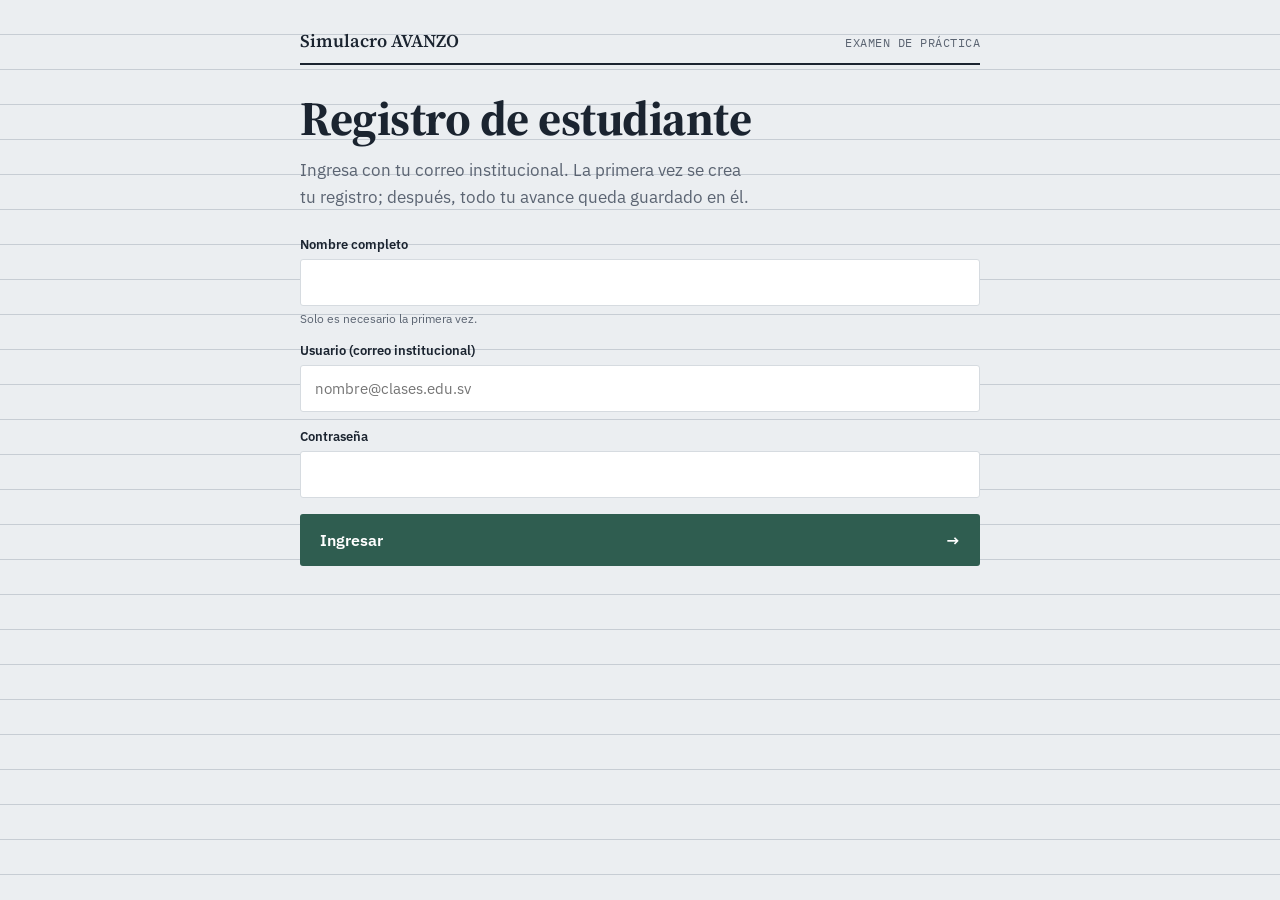
<file: index.html>
<!DOCTYPE html>
<html lang="es">
<head>
<meta charset="UTF-8">
<meta name="viewport" content="width=device-width, initial-scale=1.0">
<title>Simulacro AVANZO</title>
<link rel="preconnect" href="https://fonts.googleapis.com">
<link rel="preconnect" href="https://fonts.gstatic.com" crossorigin>
<link href="https://fonts.googleapis.com/css2?family=Source+Serif+4:opsz,wght@8..60,400;8..60,600;8..60,700&family=IBM+Plex+Sans:wght@400;500;600;700&family=IBM+Plex+Mono:wght@500;600&display=swap" rel="stylesheet">
<link rel="stylesheet" href="styles.css">
</head>
<body>
<div class="wrap">

  <div class="booklet-head">
    <div class="brand">Simulacro AVANZO</div>
    <div class="tag" id="head-tag">EXAMEN DE PRÁCTICA</div>
  </div>

  <!-- ============ LOGIN / REGISTRO ============ -->
  <section class="screen active" id="screen-login">
    <div class="home-hero">
      <h1>Registro de estudiante</h1>
      <p>Ingresa con tu correo institucional. La primera vez se crea tu registro; después, todo tu avance queda guardado en él.</p>
    </div>
    <form class="login-form" id="login-form" autocomplete="off" novalidate>
      <div class="field">
        <label for="f-name">Nombre completo</label>
        <input id="f-name" type="text" autocomplete="name">
        <div class="hint">Solo es necesario la primera vez.</div>
      </div>
      <div class="field">
        <label for="f-email">Usuario (correo institucional)</label>
        <input id="f-email" type="email" placeholder="nombre@clases.edu.sv" autocomplete="username" autocapitalize="none">
      </div>
      <div class="field">
        <label for="f-pass">Contraseña</label>
        <input id="f-pass" type="password" autocomplete="current-password">
      </div>
      <div class="form-error" id="login-error" role="alert"></div>
      <button class="start-btn" type="submit"><span>Ingresar</span><span>&rarr;</span></button>
    </form>
  </section>

  <!-- ============ HOME ============ -->
  <section class="screen" id="screen-home">
    <div class="home-hero">
      <h1>Practica como si fuera el día real.</h1>
      <p>Cuatro exámenes cronometrados, uno por cada área de la prueba AVANZO. Cada examen se puede presentar una sola vez.</p>
    </div>

    <div class="stat-row" id="stat-row"></div>

    <div class="exam-list" id="exam-list"></div>

    <button class="retry-btn" id="btn-csv" type="button">Descargar mi registro (.csv)</button>
    <div class="fineprint">Tus respuestas se guardan automáticamente. Si sales de la pestaña durante un examen, se cierra y no podrás reiniciarlo.</div>
  </section>

  <!-- ============ INSTRUCCIONES ============ -->
  <section class="screen" id="screen-brief">
    <div class="home-hero">
      <h1 id="brief-title">Examen</h1>
      <p id="brief-meta"></p>
    </div>
    <ul class="rules">
      <li>El tiempo corre en cuanto presionas <strong>Comenzar</strong>.</li>
      <li>Tus respuestas se guardan automáticamente en tu registro.</li>
      <li>Solo tienes <strong>un intento</strong> por examen.</li>
      <li class="warn">Si cambias de pestaña, minimizas o sales de la ventana, el examen se cierra y NO podrás volver a iniciarlo.</li>
    </ul>
    <button class="start-btn" id="btn-brief-go" type="button"><span>Comenzar</span><span>&rarr;</span></button>
    <button class="retry-btn btn-gap" id="btn-brief-back" type="button">Volver</button>
  </section>

  <!-- ============ EXAM ============ -->
  <section class="screen" id="screen-exam">
    <div class="exam-top">
      <div class="exam-meta">
        <span class="area-chip" id="exam-area-chip">Lenguaje</span>
        <span class="timer" id="exam-timer">45:00</span>
      </div>
      <div class="progress-track"><div class="progress-fill" id="progress-fill"></div></div>
      <div class="progress-label" id="progress-label">Pregunta 1 de 30</div>
    </div>

    <div class="q-card">
      <div class="q-number" id="q-number">PREGUNTA 01</div>
      <div id="q-context"></div>
      <div id="q-visual"></div>
      <div class="q-text" id="q-text"></div>
      <div id="q-options"></div>
    </div>

    <div class="nav-row">
      <button class="nav-btn ghost" id="btn-prev">Anterior</button>
      <button class="nav-btn primary" id="btn-next">Siguiente</button>
    </div>
  </section>

  <!-- ============ EXAMEN CERRADO ============ -->
  <section class="screen" id="screen-void">
    <div class="home-hero"><h1>Examen cerrado</h1></div>
    <div class="void-box" id="void-text"></div>
    <button class="retry-btn" id="btn-void-home" type="button">Volver al inicio</button>
  </section>

  <!-- ============ RESULTS ============ -->
  <section class="screen" id="screen-results">
    <div class="score-block">
      <div class="res-area" id="res-area"></div>
      <div class="score-big" id="score-big">0%</div>
      <div class="score-sub" id="score-sub">0 de 0 correctas</div>
    </div>

    <div class="area-bars" id="area-bars"></div>

    <div class="review-title">REVISIÓN DE PREGUNTAS FALLADAS</div>
    <div id="review-list"></div>

    <button class="retry-btn" id="btn-retry" type="button">Volver al inicio</button>
  </section>

</div>

<script src="script.js"></script>
</body>
</html>
</file>
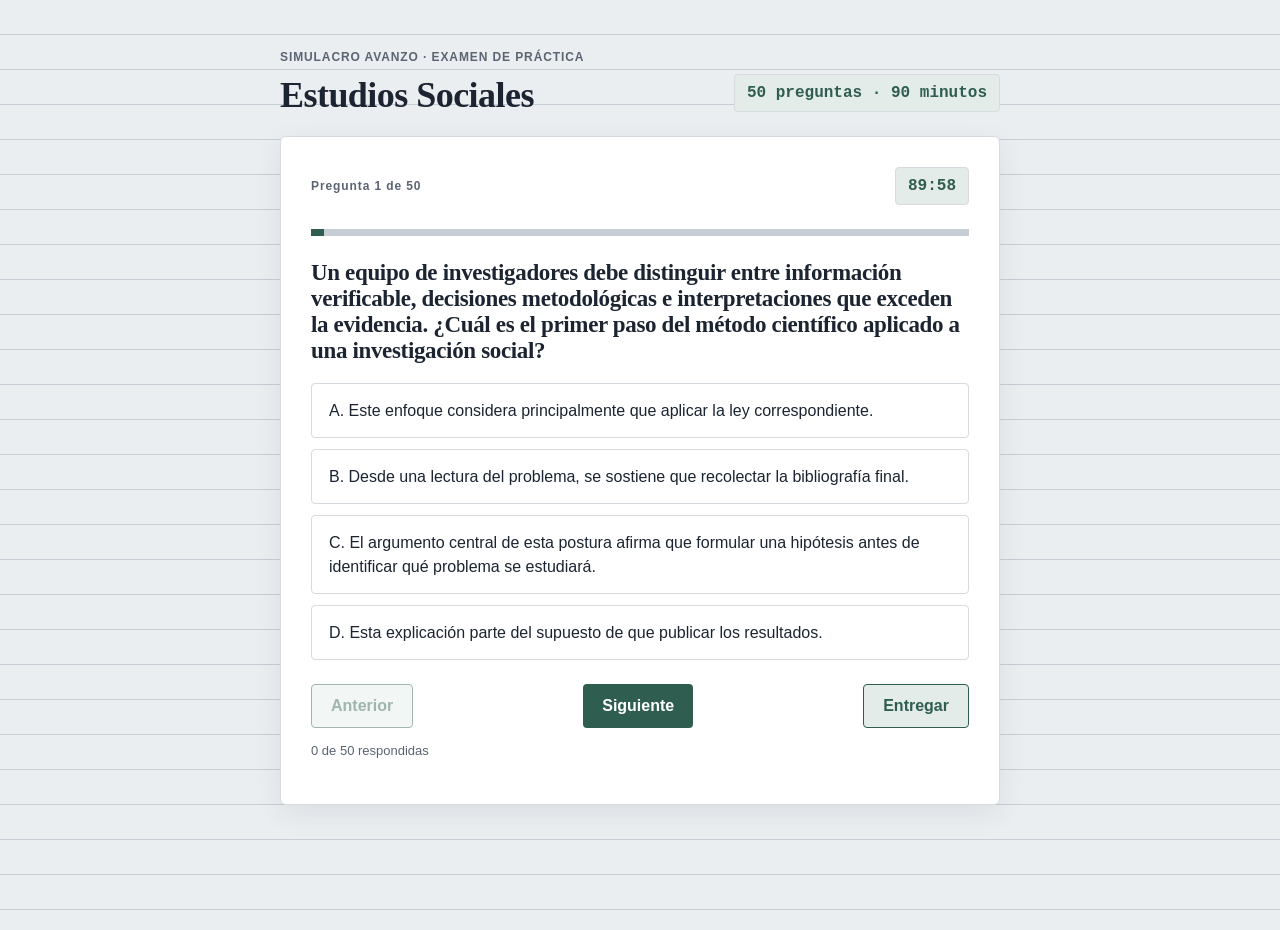
<file: sociales-especial/index.html>
<!DOCTYPE html>
<html lang="es"><head><meta charset="utf-8"/><meta content="width=device-width,initial-scale=1" name="viewport"/><title>Simulacro AVANZO | Estudios Sociales</title><style>
:root{color-scheme:light;--paper:#EBEEF1;--paper-line:#C7CDD4;--card:#FFFFFF;--ink:#1B2430;--ink-soft:#5B6472;--accent:#2F5D50;--accent-soft:#E4ECE9;--border:#D6DBE0;--gold:#B8862E;--shadow:rgba(27,36,48,.08)}
*{box-sizing:border-box}body{margin:0;min-height:100vh;color:var(--ink);font:16px 'IBM Plex Sans',Segoe UI,Arial,sans-serif;background:repeating-linear-gradient(to bottom,var(--paper) 0,var(--paper) 34px,var(--paper-line) 34px,var(--paper-line) 35px)}
.box{max-width:760px;margin:30px auto;padding:20px}.eyebrow{font-size:12px;letter-spacing:.075em;font-weight:700;color:var(--ink-soft)}h1,h2{font-family:'Source Serif 4',Georgia,serif;letter-spacing:-.015em}h1{font-size:clamp(26px,4vw,36px);margin:10px 0 20px}h2{font-size:23px}.card{border:1px solid var(--border);background:var(--card);padding:30px;border-radius:6px;box-shadow:0 8px 28px var(--shadow)}.top{display:flex;justify-content:space-between;align-items:center;gap:15px;flex-wrap:wrap}.pill{border:1px solid var(--border);border-radius:4px;background:var(--accent-soft);padding:9px 12px;color:var(--accent);font-weight:600;font-family:Consolas,monospace}.progress{height:7px;background:var(--paper-line);margin:24px 0;overflow:hidden}.bar{width:0;height:100%;background:var(--accent);transition:width .2s}button{cursor:pointer;font:inherit}.option{display:block;width:100%;margin:11px 0;padding:15px 17px;border:1px solid var(--border);background:#fff;text-align:left;border-radius:4px;color:var(--ink);line-height:1.45}.option:hover,.option.selected{background:var(--accent-soft);border-color:var(--accent)}.option.selected{box-shadow:inset 4px 0 var(--accent)}.actions{display:flex;justify-content:space-between;flex-wrap:wrap;gap:9px;margin-top:24px}.btn{border:0;background:var(--accent);color:white;border-radius:4px;padding:12px 19px;font-weight:700}.btn.secondary{background:var(--accent-soft);color:var(--accent);border:1px solid var(--accent)}.btn:disabled{opacity:.45;cursor:default}.muted{font-size:13px;color:var(--ink-soft);line-height:1.5}.hide{display:none}.score{font-size:44px;color:var(--accent);font-weight:700}p{line-height:1.6}
@media(prefers-color-scheme:dark){:root{color-scheme:dark;--paper:#14181D;--paper-line:#262E36;--card:#1B2128;--ink:#E8ECEF;--ink-soft:#9AA5AF;--accent:#6FBBA0;--accent-soft:#1E2C29;--border:#2A323A;--shadow:rgba(0,0,0,.35)}.option{background:#1B2128;color:var(--ink)}}
</style></head><body><main class="box"><div class="top"><div><div class="eyebrow">SIMULACRO AVANZO · EXAMEN DE PRÁCTICA</div><h1>Estudios Sociales</h1></div><span class="pill">50 preguntas · 90 minutos</span></div><section class="card" id="exam"><div class="top"><div class="eyebrow" id="count"></div><div class="pill" id="clock">90:00</div></div><div class="progress"><div class="bar" id="bar"></div></div><h2 id="question"></h2><div id="options"></div><div class="actions"><button class="btn secondary" id="prev">Anterior</button><button class="btn" id="next">Siguiente</button><button class="btn secondary" id="finish">Entregar</button></div><p class="muted" id="answered"></p></section><section class="card hide" id="result"><h2>Resultado</h2><div class="score" id="score"></div><p id="detail"></p><p class="muted">Este es un ejercicio de distractores intencionalmente incorrectos. No representa una calificación oficial de AVANZO.</p><button class="btn" id="restart">Realizar de nuevo</button></section></main><script>
const QUESTIONS=[{"q":"Un equipo de investigadores debe distinguir entre información verificable, decisiones metodológicas e interpretaciones que exceden la evidencia. ¿Cuál es el primer paso del método científico aplicado a una investigación social?","options":["Este enfoque considera principalmente que aplicar la ley correspondiente.","Desde una lectura del problema, se sostiene que recolectar la bibliografía final.","El argumento central de esta postura afirma que formular una hipótesis antes de identificar qué problema se estudiará.","Esta explicación parte del supuesto de que publicar los resultados."],"correct":null,"origin":"fuente-sociales"},{"q":"En un análisis de ciencias sociales se deben relacionar conceptos, evidencias, procesos históricos y consecuencias, evitando generalizaciones simplistas. Un establecimiento vende productos sin emitir facturas. ¿Qué consecuencia puede tener esta práctica para El Salvador?","options":["Este enfoque considera principalmente que reduce el dinero disponible para financiar servicios y obras públicas.","Desde una lectura del problema, se sostiene que aumenta automáticamente los ingresos tributarios del Estado.","El argumento central de esta postura afirma que garantiza que todos los negocios paguen más impuestos.","Esta explicación parte del supuesto de que elimina la necesidad de presupuestos nacionales."],"correct":0,"origin":"adaptacion-item-liberado-AVANZO-2022"},{"q":"Un equipo de investigadores debe distinguir entre información verificable, decisiones metodológicas e interpretaciones que exceden la evidencia. Un investigador social entrevista a 50 personas sobre sus hábitos de consumo. ¿Qué técnica de investigación está utilizando principalmente?","options":["Este enfoque considera principalmente que la observación documental.","Desde una lectura del problema, se sostiene que el experimento de laboratorio.","El argumento central de esta postura afirma que aplicar un cuestionario anónimo sin hacer preguntas de seguimiento.","Esta explicación parte del supuesto de que el censo nacional."],"correct":null,"origin":"fuente-sociales"},{"q":"Un grupo académico estudia las relaciones entre las decisiones económicas, la distribución de recursos y la transformación de las condiciones de vida. En El Salvador, la expansión del modelo agroexportador del café favoreció a ciertos propietarios. ¿Qué consecuencia económica y social se relaciona con este proceso?","options":["Este enfoque considera principalmente que la distribución totalmente igualitaria de la tierra.","Desde una lectura del problema, se sostiene que la desaparición de las diferencias entre clases sociales.","El argumento central de esta postura afirma que la concentración de tierras y riqueza en grupos reducidos.","Esta explicación parte del supuesto de que la eliminación de la actividad agrícola como fuente de ingresos."],"correct":2,"origin":"adaptacion-item-liberado-AVANZO-2022"},{"q":"Un equipo de investigadores debe distinguir entre información verificable, decisiones metodológicas e interpretaciones que exceden la evidencia. ¿Qué caracteriza a un análisis objetivo de la realidad social?","options":["Este enfoque considera principalmente que ignorar las fuentes de información.","Desde una lectura del problema, se sostiene que seleccionar únicamente los datos que confirman la opinión del investigador.","El argumento central de esta postura afirma que basarse únicamente en la opinión del investigador.","Esta explicación parte del supuesto de que repetir lo que otros han dicho sin verificar."],"correct":null,"origin":"fuente-sociales"},{"q":"Una investigación interdisciplinaria analiza las oportunidades y los riesgos de la transformación tecnológica en el empleo y la vida cotidiana. Si una investigación concluye que “el 70% de los jóvenes encuestados usa redes sociales más de 4 horas al día”, este dato representa:","options":["Este enfoque considera principalmente que un mito popular sin sustento.","Desde una lectura del problema, se sostiene que una opinión personal del investigador.","El argumento central de esta postura afirma que una ley aprobada por el Estado.","Esta explicación parte del supuesto de que una predicción causal demostrada sobre todos los jóvenes del país."],"correct":null,"origin":"fuente-sociales"},{"q":"Una investigación interdisciplinaria analiza las oportunidades y los riesgos de la transformación tecnológica en el empleo y la vida cotidiana. El avance de las tecnologías digitales transformó la demanda de trabajadores. ¿Qué explica mejor la creación de nuevas carreras vinculadas a informática y software?","options":["Este enfoque considera principalmente que la sociedad dejó de necesitar conocimientos técnicos.","Desde una lectura del problema, se sostiene que el mercado laboral necesita habilidades para desarrollar y gestionar tecnologías.","El argumento central de esta postura afirma que las empresas dejaron de utilizar información digital.","Esta explicación parte del supuesto de que todas las ocupaciones tradicionales fueron sustituidas por robots."],"correct":1,"origin":"adaptacion-item-liberado-AVANZO-2022"},{"q":"Un equipo de investigadores debe distinguir entre información verificable, decisiones metodológicas e interpretaciones que exceden la evidencia. ¿Cuál de las siguientes es una técnica de investigación social?","options":["Este enfoque considera principalmente que la ecuación cuadrática.","Desde una lectura del problema, se sostiene que la consulta exclusiva de artículos de opinión como evidencia definitiva.","El argumento central de esta postura afirma que la fotosíntesis.","Esta explicación parte del supuesto de que la titulación química."],"correct":null,"origin":"fuente-sociales"},{"q":"Al comparar las tensiones geopolíticas y las posiciones ideológicas de la segunda mitad del siglo XX, analiza sus causas y consecuencias. ¿Qué efecto político tuvo la construcción del Muro de Berlín durante la Guerra Fría?","options":["Este enfoque considera principalmente que unificó políticamente a Alemania de inmediato.","Desde una lectura del problema, se sostiene que eliminó las diferencias entre sistemas políticos europeos.","El argumento central de esta postura afirma que consolidó la división de Berlín y simbolizó la separación entre bloques ideológicos.","Esta explicación parte del supuesto de que terminó oficialmente la Guerra Fría en 1961."],"correct":2,"origin":"adaptacion-ejemplo-oficial-AVANZO-2024"},{"q":"Un equipo de investigadores debe distinguir entre información verificable, decisiones metodológicas e interpretaciones que exceden la evidencia. Al interpretar los resultados de una investigación social, es importante:","options":["Este enfoque considera principalmente que cambiar los datos si no gustan al investigador.","Desde una lectura del problema, se sostiene que ignorar el contexto y solo mirar los números.","El argumento central de esta postura afirma que interpretar los resultados priorizando los casos más llamativos.","Esta explicación parte del supuesto de que evitar comparar los resultados con otros estudios."],"correct":null,"origin":"fuente-sociales"},{"q":"Un equipo de investigadores debe distinguir entre información verificable, decisiones metodológicas e interpretaciones que exceden la evidencia. La observación como método de investigación social consiste en:","options":["Este enfoque considera principalmente que analizar únicamente documentos históricos.","Desde una lectura del problema, se sostiene que registrar únicamente los comportamientos que el investigador esperaba ver.","El argumento central de esta postura afirma que preguntar directamente a las personas mediante un cuestionario.","Esta explicación parte del supuesto de que realizar experimentos controlados en laboratorio."],"correct":null,"origin":"fuente-sociales"},{"q":"Una comunidad analiza la relación entre las instituciones públicas, las garantías constitucionales y la participación de la ciudadanía. ¿Qué proceso histórico explica el surgimiento de la rivalidad entre Estados Unidos y la Unión Soviética después de la Segunda Guerra Mundial?","options":["Este enfoque considera principalmente que la formación de una alianza política permanente entre ambos.","Desde una lectura del problema, se sostiene que la competencia por la influencia mundial entre modelos políticos y económicos distintos.","El argumento central de esta postura afirma que la creación de un solo gobierno mundial compartido.","Esta explicación parte del supuesto de que la disolución inmediata de ambas potencias."],"correct":1,"origin":"adaptacion-ejemplo-oficial-AVANZO-2024"},{"q":"Un equipo de investigadores debe distinguir entre información verificable, decisiones metodológicas e interpretaciones que exceden la evidencia. ¿Por qué es importante que una muestra de investigación sea representativa?","options":["Este enfoque considera principalmente que porque garantiza que todos estén de acuerdo con el investigador.","Desde una lectura del problema, se sostiene que porque elimina completamente el margen de error estadístico.","El argumento central de esta postura afirma que porque hace la investigación más rápida sin importar la calidad.","Esta explicación parte del supuesto de que porque evita tener que analizar los datos."],"correct":null,"origin":"fuente-sociales"},{"q":"Un equipo de investigadores debe distinguir entre información verificable, decisiones metodológicas e interpretaciones que exceden la evidencia. ¿Qué es una fuente primaria en una investigación histórica?","options":["Este enfoque considera principalmente que una novela histórica contemporánea.","Desde una lectura del problema, se sostiene que un resumen escolar redactado décadas después.","El argumento central de esta postura afirma que un documento producido en la época estudiada.","Esta explicación parte del supuesto de que una opinión sin evidencia."],"correct":2,"origin":"ampliacion"},{"q":"Un equipo de investigadores debe distinguir entre información verificable, decisiones metodológicas e interpretaciones que exceden la evidencia. Un texto que presenta datos, gráficos y conclusiones basadas en un estudio sobre un problema social es un ejemplo de:","options":["Este enfoque considera principalmente que un testimonio individual que sustituye a todos los datos recopilados.","Desde una lectura del problema, se sostiene que un decreto legislativo.","El argumento central de esta postura afirma que un poema.","Esta explicación parte del supuesto de que un cuento."],"correct":null,"origin":"fuente-sociales"},{"q":"Un equipo de investigadores debe distinguir entre información verificable, decisiones metodológicas e interpretaciones que exceden la evidencia. ¿Qué diferencia principal existe entre un dato y una opinión dentro de una investigación social?","options":["Este enfoque considera principalmente que los datos representan siempre una interpretación personal del investigador.","Desde una lectura del problema, se sostiene que no existe ninguna diferencia entre ambos.","El argumento central de esta postura afirma que la opinión se puede medir con precisión y el dato no.","Esta explicación parte del supuesto de que el dato siempre es falso y la opinión siempre es verdadera."],"correct":null,"origin":"fuente-sociales"},{"q":"Una comunidad analiza la relación entre las instituciones públicas, las garantías constitucionales y la participación de la ciudadanía. ¿Qué característica distingue a una democracia representativa?","options":["Este enfoque considera principalmente que las leyes son decididas solo por empresas.","Desde una lectura del problema, se sostiene que se suprimen todas las elecciones.","El argumento central de esta postura afirma que una persona gobierna por herencia vitalicia.","Esta explicación parte del supuesto de que la ciudadanía elige representantes mediante elecciones."],"correct":3,"origin":"ampliacion"},{"q":"Al examinar la historia contemporánea de El Salvador, se contrastan decisiones políticas, actores sociales y sus efectos institucionales. ¿En qué año se firmaron los Acuerdos de Paz de Chapultepec que pusieron fin al conflicto armado en El Salvador?","options":["Este enfoque considera principalmente que en 1991, al concluir la última ronda de negociaciones.","Desde una lectura del problema, se sostiene que 2001.","El argumento central de esta postura afirma que 1979.","Esta explicación parte del supuesto de que 1989."],"correct":null,"origin":"fuente-sociales"},{"q":"Al examinar la historia contemporánea de El Salvador, se contrastan decisiones políticas, actores sociales y sus efectos institucionales. ¿Qué organismo internacional fue creado en 1945 para promover la paz y cooperación?","options":["Este enfoque considera principalmente que organización Mundial del Comercio.","Desde una lectura del problema, se sostiene que organización de las Naciones Unidas.","El argumento central de esta postura afirma que mercado Común Centroamericano.","Esta explicación parte del supuesto de que unión Europea."],"correct":1,"origin":"ampliacion"},{"q":"Un grupo académico estudia las relaciones entre las decisiones económicas, la distribución de recursos y la transformación de las condiciones de vida. ¿Qué caracteriza a un modelo económico de libre mercado?","options":["Este enfoque considera principalmente que no existe el comercio internacional.","Desde una lectura del problema, se sostiene que el Estado fija todos los precios y salarios.","El argumento central de esta postura afirma que la producción es planificada completamente por el gobierno.","Esta explicación parte del supuesto de que la fijación centralizada de todos los precios por el Estado."],"correct":null,"origin":"fuente-sociales"},{"q":"Al comparar las tensiones geopolíticas y las posiciones ideológicas de la segunda mitad del siglo XX, analiza sus causas y consecuencias. La Guerra Fría, uno de los principales conflictos ideológicos del siglo XX, enfrentó principalmente a:","options":["Este enfoque considera principalmente que china y Japón por recursos naturales.","Desde una lectura del problema, se sostiene que estados Unidos y China como los dos bloques enfrentados desde 1945.","El argumento central de esta postura afirma que inglaterra y Francia por territorios coloniales.","Esta explicación parte del supuesto de que españa y Portugal por rutas comerciales."],"correct":null,"origin":"fuente-sociales"},{"q":"En un análisis de ciencias sociales se deben relacionar conceptos, evidencias, procesos históricos y consecuencias, evitando generalizaciones simplistas. ¿Qué significa sufragio universal?","options":["Este enfoque considera principalmente que derecho exclusivo de los propietarios a votar.","Desde una lectura del problema, se sostiene que elección de gobernantes exclusivamente por sorteo.","El argumento central de esta postura afirma que obligación de votar solo en elecciones municipales.","Esta explicación parte del supuesto de que derecho al voto sin discriminaciones indebidas entre ciudadanos habilitados."],"correct":3,"origin":"ampliacion"},{"q":"En un análisis de ciencias sociales se deben relacionar conceptos, evidencias, procesos históricos y consecuencias, evitando generalizaciones simplistas. ¿Qué se entiende por “globalización”?","options":["Este enfoque considera principalmente que un modelo económico exclusivo de un solo país.","Desde una lectura del problema, se sostiene que la reducción del comercio internacional.","El argumento central de esta postura afirma que un proceso que elimina las diferencias económicas entre todos los países.","Esta explicación parte del supuesto de que la eliminación total de las fronteras políticas."],"correct":null,"origin":"fuente-sociales"},{"q":"En un análisis de ciencias sociales se deben relacionar conceptos, evidencias, procesos históricos y consecuencias, evitando generalizaciones simplistas. ¿Cuál es una consecuencia común de la deforestación?","options":["Este enfoque considera principalmente que disminución garantizada de gases de efecto invernadero.","Desde una lectura del problema, se sostiene que pérdida de biodiversidad y mayor erosión del suelo.","El argumento central de esta postura afirma que desaparición de las sequías.","Esta explicación parte del supuesto de que aumento permanente de la fertilidad en todos los suelos."],"correct":1,"origin":"ampliacion"},{"q":"En un análisis de ciencias sociales se deben relacionar conceptos, evidencias, procesos históricos y consecuencias, evitando generalizaciones simplistas. El intercambio de bienes entre países que exportan lo que producen e importan lo que no fabrican se conoce como:","options":["Este enfoque considera principalmente que proteccionismo total.","Desde una lectura del problema, se sostiene que comercio interior, porque todos los intercambios se realizan dentro del país.","El argumento central de esta postura afirma que autarquía.","Esta explicación parte del supuesto de que aislamiento económico."],"correct":null,"origin":"fuente-sociales"},{"q":"Un grupo académico estudia las relaciones entre las decisiones económicas, la distribución de recursos y la transformación de las condiciones de vida. ¿Cuál de las siguientes es una medida económica que un gobierno puede aplicar para estimular la economía local?","options":["Este enfoque considera principalmente que prohibir toda actividad comercial.","Desde una lectura del problema, se sostiene que reducir toda inversión pública sin analizar la demanda ni el empleo.","El argumento central de esta postura afirma que cerrar las fronteras al turismo.","Esta explicación parte del supuesto de que eliminar la moneda nacional sin reemplazo."],"correct":null,"origin":"fuente-sociales"},{"q":"Un grupo académico estudia las relaciones entre las decisiones económicas, la distribución de recursos y la transformación de las condiciones de vida. ¿Qué sector de la economía incluye la agricultura y la pesca?","options":["Este enfoque considera principalmente que secundario.","Desde una lectura del problema, se sostiene que primario.","El argumento central de esta postura afirma que terciario.","Esta explicación parte del supuesto de que cuaternario."],"correct":1,"origin":"ampliacion"},{"q":"En un análisis de ciencias sociales se deben relacionar conceptos, evidencias, procesos históricos y consecuencias, evitando generalizaciones simplistas. Una cooperativa de artesanos locales que se organiza para exportar sus productos es un ejemplo de:","options":["Este enfoque considera principalmente que un monopolio estatal que prohíbe toda cooperación entre productores.","Desde una lectura del problema, se sostiene que una política exclusivamente estatal.","El argumento central de esta postura afirma que una transformación tecnológica.","Esta explicación parte del supuesto de que un conflicto ideológico."],"correct":null,"origin":"fuente-sociales"},{"q":"Un grupo académico estudia las relaciones entre las decisiones económicas, la distribución de recursos y la transformación de las condiciones de vida. ¿Qué es la inflación en economía?","options":["Este enfoque considera principalmente que aumento sostenido del nivel general de precios.","Desde una lectura del problema, se sostiene que incremento exclusivo de la producción.","El argumento central de esta postura afirma que reducción de todos los impuestos.","Esta explicación parte del supuesto de que disminución del número de habitantes."],"correct":0,"origin":"ampliacion"},{"q":"Un grupo académico estudia las relaciones entre las decisiones económicas, la distribución de recursos y la transformación de las condiciones de vida. ¿Qué papel tuvo la industrialización en las transformaciones económicas, sociales y culturales del siglo XX?","options":["Este enfoque considera principalmente que no tuvo ningún efecto en la sociedad.","Desde una lectura del problema, se sostiene que el mantenimiento de los oficios artesanales como único sector productivo.","El argumento central de esta postura afirma que detuvo el crecimiento económico mundial.","Esta explicación parte del supuesto de que solo afectó a los países sin fábricas."],"correct":null,"origin":"fuente-sociales"},{"q":"Una comunidad analiza la relación entre las instituciones públicas, las garantías constitucionales y la participación de la ciudadanía. El desarrollo económico de El Salvador en las últimas décadas ha estado influenciado principalmente por:","options":["Este enfoque considera principalmente que la desaparición completa del comercio exterior salvadoreño.","Desde una lectura del problema, se sostiene que la producción industrial pesada a gran escala.","El argumento central de esta postura afirma que la exportación exclusiva de petróleo.","Esta explicación parte del supuesto de que el aislamiento comercial total."],"correct":null,"origin":"fuente-sociales"},{"q":"En un análisis de ciencias sociales se deben relacionar conceptos, evidencias, procesos históricos y consecuencias, evitando generalizaciones simplistas. ¿Qué se conoce como remesas familiares?","options":["Este enfoque considera principalmente que préstamos del Estado a empresas.","Desde una lectura del problema, se sostiene que dinero enviado por migrantes a personas en su país de origen.","El argumento central de esta postura afirma que impuestos recaudados a comercios.","Esta explicación parte del supuesto de que ganancias de exportaciones exclusivamente."],"correct":1,"origin":"ampliacion"},{"q":"En un análisis de ciencias sociales se deben relacionar conceptos, evidencias, procesos históricos y consecuencias, evitando generalizaciones simplistas. ¿Qué relación existe entre la globalización y las transformaciones mundiales del siglo XX y XXI?","options":["Este enfoque considera principalmente que la globalización eliminó por completo el comercio entre naciones.","Desde una lectura del problema, se sostiene que no existe ninguna relación entre ambos conceptos.","El argumento central de esta postura afirma que la globalización solo afecta a los países más pequeños.","Esta explicación parte del supuesto de que el aislamiento de las economías frente a la comunicación digital."],"correct":null,"origin":"fuente-sociales"},{"q":"En un análisis de ciencias sociales se deben relacionar conceptos, evidencias, procesos históricos y consecuencias, evitando generalizaciones simplistas. ¿Qué evento histórico inició la Primera Guerra Mundial en 1914 como detonante inmediato?","options":["Este enfoque considera principalmente que el asesinato del archiduque Francisco Fernando.","Desde una lectura del problema, se sostiene que la firma del Tratado de París de 1783.","El argumento central de esta postura afirma que la caída del Muro de Berlín.","Esta explicación parte del supuesto de que la independencia de India."],"correct":0,"origin":"ampliacion"},{"q":"Una comunidad analiza la relación entre las instituciones públicas, las garantías constitucionales y la participación de la ciudadanía. ¿Cuál de los siguientes es un derecho humano reconocido universalmente?","options":["Este enfoque considera principalmente que el derecho a no pagar impuestos.","Desde una lectura del problema, se sostiene que el derecho a evitar las leyes del país.","El argumento central de esta postura afirma que el derecho a ocupar cualquier cargo sin requisitos.","Esta explicación parte del supuesto de que el derecho universal a ocupar cargos públicos sin requisitos legales."],"correct":null,"origin":"fuente-sociales"},{"q":"Una comunidad analiza la relación entre las instituciones públicas, las garantías constitucionales y la participación de la ciudadanía. Votar en las elecciones y respetar las leyes son ejemplos de:","options":["Este enfoque considera principalmente que obligaciones solo para los funcionarios públicos.","Desde una lectura del problema, se sostiene que derechos exclusivos del gobierno.","El argumento central de esta postura afirma que obligaciones exclusivas del gobierno que no competen a los ciudadanos.","Esta explicación parte del supuesto de que privilegios de unos pocos ciudadanos."],"correct":null,"origin":"fuente-sociales"},{"q":"Un equipo de investigadores debe distinguir entre información verificable, decisiones metodológicas e interpretaciones que exceden la evidencia. ¿Cuál fue uno de los objetivos centrales de la integración centroamericana?","options":["Este enfoque considera principalmente que sustituir todas las constituciones por una sola ley municipal.","Desde una lectura del problema, se sostiene que prohibir intercambios económicos regionales.","El argumento central de esta postura afirma que favorecer la cooperación y el comercio entre países de la región.","Esta explicación parte del supuesto de que eliminar todas las identidades nacionales."],"correct":2,"origin":"ampliacion"},{"q":"Especialistas evalúan políticas públicas considerando simultáneamente sus impactos ambientales, sociales y económicos de largo plazo. ¿Qué acción representa una medida de protección del medio ambiente?","options":["Este enfoque considera principalmente que ignorar el manejo adecuado de desechos.","Desde una lectura del problema, se sostiene que aumentar el uso de plásticos de un solo uso sin reciclar.","El argumento central de esta postura afirma que sustituir la reforestación por la eliminación de todas las áreas protegidas.","Esta explicación parte del supuesto de que talar bosques sin control."],"correct":null,"origin":"fuente-sociales"},{"q":"Un equipo de investigadores debe distinguir entre información verificable, decisiones metodológicas e interpretaciones que exceden la evidencia. ¿Qué es una encuesta?","options":["Este enfoque considera principalmente que técnica de obtención de información mediante preguntas a una muestra.","Desde una lectura del problema, se sostiene que una prueba de laboratorio químico.","El argumento central de esta postura afirma que una lectura obligatoria de documentos antiguos.","Esta explicación parte del supuesto de que un instrumento para medir presión atmosférica."],"correct":0,"origin":"ampliacion"},{"q":"En un análisis de ciencias sociales se deben relacionar conceptos, evidencias, procesos históricos y consecuencias, evitando generalizaciones simplistas. Los recursos naturales renovables se diferencian de los no renovables en que:","options":["Este enfoque considera principalmente que que pueden regenerarse a cualquier velocidad, aun con sobreexplotación.","Desde una lectura del problema, se sostiene que no existe ninguna diferencia entre ambos.","El argumento central de esta postura afirma que los no renovables se regeneran más rápido.","Esta explicación parte del supuesto de que ambos se agotan exactamente igual."],"correct":null,"origin":"fuente-sociales"},{"q":"En un análisis de ciencias sociales se deben relacionar conceptos, evidencias, procesos históricos y consecuencias, evitando generalizaciones simplistas. ¿Cómo ha impactado el desarrollo tecnológico en la vida cotidiana de las personas?","options":["Este enfoque considera principalmente que no ha generado ningún cambio significativo.","Desde una lectura del problema, se sostiene que ha igualado por completo el acceso a los servicios digitales en el mundo.","El argumento central de esta postura afirma que ha eliminado por completo el uso de dinero.","Esta explicación parte del supuesto de que solo ha afectado a las grandes empresas."],"correct":null,"origin":"fuente-sociales"},{"q":"Una comunidad analiza la relación entre las instituciones públicas, las garantías constitucionales y la participación de la ciudadanía. ¿Qué derecho protege la libertad de expresión?","options":["Este enfoque considera principalmente que obligar a todas las personas a pensar igual.","Desde una lectura del problema, se sostiene que publicar datos privados de cualquier persona sin consecuencias.","El argumento central de esta postura afirma que impedir que otros expresen desacuerdos.","Esta explicación parte del supuesto de que manifestar ideas y opiniones dentro de los límites establecidos por los derechos de los demás."],"correct":3,"origin":"ampliacion"},{"q":"Una investigación interdisciplinaria analiza las oportunidades y los riesgos de la transformación tecnológica en el empleo y la vida cotidiana. La digitalización económica se refiere principalmente a:","options":["Este enfoque considera principalmente que el reemplazo de todas las monedas por una sola moneda digital obligatoria.","Desde una lectura del problema, se sostiene que una ley ambiental específica.","El argumento central de esta postura afirma que un tipo de moneda antigua.","Esta explicación parte del supuesto de que la eliminación total del dinero físico en todos los países."],"correct":null,"origin":"fuente-sociales"},{"q":"Especialistas evalúan políticas públicas considerando simultáneamente sus impactos ambientales, sociales y económicos de largo plazo. ¿Qué acción ayuda a mitigar el cambio climático?","options":["Este enfoque considera principalmente que aumentar la quema de combustibles fósiles.","Desde una lectura del problema, se sostiene que destruir bosques tropicales.","El argumento central de esta postura afirma que reducir emisiones de gases de efecto invernadero.","Esta explicación parte del supuesto de que quemar basura al aire libre."],"correct":2,"origin":"ampliacion"},{"q":"En un análisis de ciencias sociales se deben relacionar conceptos, evidencias, procesos históricos y consecuencias, evitando generalizaciones simplistas. ¿Cuál es un efecto social del avance tecnológico que se debe analizar con atención?","options":["Este enfoque considera principalmente que el fin de la necesidad de educación.","Desde una lectura del problema, se sostiene que la eliminación de todos los problemas sociales.","El argumento central de esta postura afirma que la desaparición completa de los empleos.","Esta explicación parte del supuesto de que la desaparición definitiva de la desigualdad gracias a Internet."],"correct":null,"origin":"fuente-sociales"},{"q":"Una comunidad analiza la relación entre las instituciones públicas, las garantías constitucionales y la participación de la ciudadanía. En una democracia, la división de poderes (Ejecutivo, Legislativo y Judicial) tiene como propósito principal:","options":["Este enfoque considera principalmente que dar todo el poder a un solo presidente.","Desde una lectura del problema, se sostiene que reducir la participación ciudadana.","El argumento central de esta postura afirma que concentrar las decisiones principales en un solo poder para actuar rápido.","Esta explicación parte del supuesto de que eliminar la necesidad de leyes."],"correct":null,"origin":"fuente-sociales"},{"q":"Un municipio compara información sobre movilidad humana, desarrollo urbano y acceso desigual a servicios públicos durante varias décadas. ¿Qué es la urbanización?","options":["Este enfoque considera principalmente que migración exclusiva hacia otros países.","Desde una lectura del problema, se sostiene que crecimiento de la población y el espacio de las ciudades.","El argumento central de esta postura afirma que desaparición de todas las actividades rurales.","Esta explicación parte del supuesto de que reducción obligatoria de la población total."],"correct":1,"origin":"ampliacion"},{"q":"Una comunidad analiza la relación entre las instituciones públicas, las garantías constitucionales y la participación de la ciudadanía. ¿Qué responsabilidad ciudadana se relaciona directamente con el cuidado de los recursos naturales?","options":["Este enfoque considera principalmente que ignorar las leyes ambientales.","Desde una lectura del problema, se sostiene que explotar los recursos naturales sin restricciones para generar empleo inmediato.","El argumento central de esta postura afirma que no participar en ninguna actividad comunitaria.","Esta explicación parte del supuesto de que evitar pagar impuestos."],"correct":null,"origin":"fuente-sociales"},{"q":"Un municipio compara información sobre movilidad humana, desarrollo urbano y acceso desigual a servicios públicos durante varias décadas. ¿Cuál es el propósito de realizar un censo de población?","options":["Este enfoque considera principalmente que sustituir los registros civiles por encuestas privadas.","Desde una lectura del problema, se sostiene que obtener información general sobre habitantes y características de un territorio.","El argumento central de esta postura afirma que elegir a los representantes de forma directa.","Esta explicación parte del supuesto de que medir solo los precios de alimentos."],"correct":1,"origin":"ampliacion"},{"q":"En un análisis de ciencias sociales se deben relacionar conceptos, evidencias, procesos históricos y consecuencias, evitando generalizaciones simplistas. Según el caso presentado, ¿qué conclusión se puede interpretar razonablemente?","options":["Este enfoque considera principalmente que los paneles solares no tuvieron ningún efecto en el consumo eléctrico.","Desde una lectura del problema, se sostiene que la población abandonó el uso de energía.","El argumento central de esta postura afirma que el municipio dejó de usar electricidad por completo.","Esta explicación parte del supuesto de que el uso de energía solar eliminó por completo el consumo eléctrico municipal."],"correct":null,"origin":"fuente-sociales"}];let answers=Array(50).fill(null),current=0,end=0,tick=null,completed=false;const $=id=>document.getElementById(id);function show(s){['exam','result'].forEach(v=>$(v).classList.toggle('hide',v!==s))}function start(){answers=Array(50).fill(null);current=0;end=Date.now()+90*60000;completed=false;show('exam');render();clearInterval(tick);tick=setInterval(clock,500);clock()}function clock(){const left=Math.max(0,Math.ceil((end-Date.now())/1000));$('clock').textContent=String(Math.floor(left/60)).padStart(2,'0')+':'+String(left%60).padStart(2,'0');if(left<=0)finish()}function render(){let q=QUESTIONS[current];$('count').textContent=`Pregunta ${current+1} de 50`;$('bar').style.width=(current+1)*2+'%';$('question').textContent=q.q;$('options').replaceChildren();q.options.forEach((opt,i)=>{const b=document.createElement('button');b.className='option'+(answers[current]===i?' selected':'');b.textContent='ABCD'[i]+'. '+opt;b.onclick=()=>{answers[current]=i;render()};$('options').append(b)});$('prev').disabled=current===0;$('next').disabled=current===49;$('answered').textContent=`${answers.filter(x=>x!==null).length} de 50 respondidas`;}function finish(){if(completed)return;completed=true;clearInterval(tick);let good=0,solved=0;QUESTIONS.forEach((q,i)=>{if(q.correct!==null){solved++;if(answers[i]===q.correct)good++}});show('result');$('score').textContent=`${good} / 20 aciertos posibles`;$('detail').textContent=`Respondiste ${answers.filter(x=>x!==null).length} de 50. ${good} respuestas acertadas de las 20 que tenían solución; las otras 30 carecen deliberadamente de respuesta correcta.`} $('restart').onclick=start;$('prev').onclick=()=>{current--;render()};$('next').onclick=()=>{current++;render()};$('finish').onclick=()=>{if(confirm('¿Deseas entregar el simulacro?'))finish()};start();</script></body></html>
</file>
<file: styles.css>
:root{
  --paper: #EBEEF1;
  --paper-line: #C7CDD4;
  --card: #FFFFFF;
  --ink: #1B2430;
  --ink-soft: #5B6472;
  --accent: #2F5D50;
  --accent-soft: #E4ECE9;
  --alert: #B0402A;
  --alert-soft: #F5E4DF;
  --gold: #B8862E;
  --focus: #2F5D50;
  --border: #D6DBE0;
  --shadow: rgba(27,36,48,0.08);
}

:root:not([data-theme="light"]) {
  @media (prefers-color-scheme: dark) {
    --paper: #14181D;
    --paper-line: #262E36;
    --card: #1B2128;
    --ink: #E8ECEF;
    --ink-soft: #9AA5AF;
    --accent: #6FBBA0;
    --accent-soft: #1E2C29;
    --alert: #E08267;
    --alert-soft: #2E1E1B;
    --gold: #D4AC5C;
    --focus: #6FBBA0;
    --border: #2A323A;
    --shadow: rgba(0,0,0,0.35);
  }
}

:root[data-theme="dark"]{
  --paper: #14181D;
  --paper-line: #262E36;
  --card: #1B2128;
  --ink: #E8ECEF;
  --ink-soft: #9AA5AF;
  --accent: #6FBBA0;
  --accent-soft: #1E2C29;
  --alert: #E08267;
  --alert-soft: #2E1E1B;
  --gold: #D4AC5C;
  --focus: #6FBBA0;
  --border: #2A323A;
  --shadow: rgba(0,0,0,0.35);
}

*{ box-sizing: border-box; }

body{
  margin:0;
  background: var(--paper);
  background-image: repeating-linear-gradient(
    to bottom,
    transparent 0px,
    transparent 34px,
    var(--paper-line) 34px,
    var(--paper-line) 35px
  );
  color: var(--ink);
  font-family: 'IBM Plex Sans', -apple-system, Segoe UI, Roboto, Arial, sans-serif;
  min-height: 100vh;
  -webkit-font-smoothing: antialiased;
}

.wrap{
  max-width: 720px;
  margin: 0 auto;
  padding: 28px 20px 60px;
}

h1,h2,h3{
  font-family: 'Source Serif 4', Georgia, 'Times New Roman', serif;
  margin: 0;
  letter-spacing: -0.01em;
}

.mono{
  font-family: 'IBM Plex Mono', 'SFMono-Regular', Consolas, monospace;
}

button{
  font-family: inherit;
  cursor: pointer;
}

button:focus-visible, label:focus-within{
  outline: 2px solid var(--focus);
  outline-offset: 2px;
}

/* ---------- header strip (exam booklet feel) ---------- */
.booklet-head{
  display:flex;
  align-items:baseline;
  justify-content:space-between;
  border-bottom: 2px solid var(--ink);
  padding-bottom: 10px;
  margin-bottom: 28px;
}
.booklet-head .tag{
  font-family:'IBM Plex Mono', monospace;
  font-size: 12px;
  letter-spacing: 0.04em;
  color: var(--ink-soft);
}
.booklet-head .brand{
  font-family:'Source Serif 4', serif;
  font-weight:600;
  font-size: 18px;
}

/* ---------- screens ---------- */
.screen{ display:none; }
.screen.active{ display:block; }

/* ---------- HOME ---------- */
.home-hero h1{
  font-size: clamp(34px, 7vw, 48px);
  line-height: 1.05;
  font-weight: 700;
}
.home-hero p{
  color: var(--ink-soft);
  font-size: 17px;
  line-height: 1.55;
  max-width: 46ch;
  margin-top: 14px;
}

.stat-row{
  display:flex;
  gap: 0;
  margin: 30px 0 34px;
  border-top: 1px solid var(--border);
  border-bottom: 1px solid var(--border);
}
.stat{
  flex:1;
  padding: 14px 14px 16px 0;
  border-right: 1px solid var(--border);
}
.stat:last-child{ border-right:none; }
.stat .num{
  font-family:'Source Serif 4', serif;
  font-size: 28px;
  font-weight:600;
  color: var(--accent);
}
.stat .label{
  font-size: 12.5px;
  color: var(--ink-soft);
  margin-top: 2px;
}

.area-list{
  display:flex;
  flex-direction:column;
  gap:1px;
  border: 1px solid var(--border);
  margin-bottom: 34px;
  background: var(--border);
}
.area-row{
  display:flex;
  justify-content:space-between;
  align-items:center;
  background: var(--card);
  padding: 13px 16px;
  font-size: 14.5px;
}
.area-row .n{
  font-family:'IBM Plex Mono', monospace;
  color: var(--ink-soft);
  font-size: 12.5px;
}

.start-btn{
  width:100%;
  background: var(--accent);
  color: var(--card);
  border:none;
  border-radius: 3px;
  padding: 16px 20px;
  font-size: 16px;
  font-weight: 600;
  display:flex;
  align-items:center;
  justify-content:space-between;
}
.start-btn:hover{ filter: brightness(1.06); }
.fineprint{
  font-size: 12.5px;
  color: var(--ink-soft);
  margin-top: 12px;
  text-align:center;
}

/* ---------- EXAM ---------- */
.exam-top{
  position: sticky;
  top:0;
  background: var(--paper);
  padding-top: 6px;
  padding-bottom: 14px;
  z-index: 5;
}
.exam-meta{
  display:flex;
  justify-content:space-between;
  align-items:center;
  margin-bottom: 10px;
}
.exam-meta .area-chip{
  font-size: 12px;
  font-family:'IBM Plex Mono', monospace;
  background: var(--accent-soft);
  color: var(--accent);
  padding: 4px 10px;
  border-radius: 20px;
  text-transform: none;
}
.timer{
  font-family:'IBM Plex Mono', monospace;
  font-size: 20px;
  font-weight: 600;
  letter-spacing: 0.02em;
}
.timer.low{ color: var(--alert); }

.progress-track{
  height: 4px;
  background: var(--border);
  border-radius: 2px;
  overflow:hidden;
}
.progress-fill{
  height:100%;
  background: var(--accent);
  transition: width .25s ease;
}
.progress-label{
  font-size: 12px;
  color: var(--ink-soft);
  margin-top: 6px;
  font-family:'IBM Plex Mono', monospace;
}

.context-box{
  background: var(--accent-soft);
  border: 1px solid var(--border);
  border-radius: 4px;
  padding: 16px 18px;
  margin-bottom: 18px;
  font-size: 14.5px;
  line-height: 1.6;
  color: var(--ink);
  max-height: 260px;
  overflow-y: auto;
}
.context-box .ctx-label{
  font-family:'IBM Plex Mono', monospace;
  font-size: 11px;
  color: var(--accent);
  margin-bottom: 8px;
  display:block;
}
.context-box table{
  width:100%;
  border-collapse: collapse;
  margin-top: 8px;
  font-size: 13.5px;
}
.context-box th, .context-box td{
  border: 1px solid var(--border);
  padding: 5px 8px;
  text-align:center;
}
.visual-box{
  margin-bottom: 18px;
  text-align:center;
}
.q-card{
  background: var(--card);
  border: 1px solid var(--border);
  border-radius: 4px;
  padding: 26px 22px 22px;
  box-shadow: 0 1px 0 var(--shadow);
  margin-bottom: 22px;
}
.q-number{
  font-family:'IBM Plex Mono', monospace;
  font-size: 12.5px;
  color: var(--gold);
  margin-bottom: 8px;
}
.q-text{
  font-size: 18px;
  line-height: 1.45;
  font-weight: 500;
  margin-bottom: 22px;
}

.opt{
  display:flex;
  align-items:flex-start;
  gap: 12px;
  padding: 12px 4px;
  border-bottom: 1px solid var(--border);
  cursor:pointer;
}
.opt:last-child{ border-bottom:none; }
.bubble{
  flex: 0 0 auto;
  width: 26px;
  height: 26px;
  border-radius: 50%;
  border: 1.5px solid var(--ink-soft);
  display:flex;
  align-items:center;
  justify-content:center;
  font-family:'IBM Plex Mono', monospace;
  font-size: 12.5px;
  color: var(--ink-soft);
  margin-top: 1px;
}
.opt.selected .bubble{
  background: var(--accent);
  border-color: var(--accent);
  color: var(--card);
}
.opt-text{ font-size: 15px; line-height:1.4; padding-top:2px; }
.opt input{ display:none; }

.nav-row{
  display:flex;
  justify-content:space-between;
  gap: 10px;
}
.nav-btn{
  border:none;
  border-radius: 3px;
  padding: 13px 20px;
  font-size: 14.5px;
  font-weight: 600;
}
.nav-btn.ghost{
  background: transparent;
  border: 1px solid var(--border);
  color: var(--ink);
}
.nav-btn.primary{
  background: var(--accent);
  color: var(--card);
}
.nav-btn:disabled{ opacity:.4; cursor:not-allowed; }

/* ---------- RESULTS ---------- */
.score-block{
  text-align:center;
  padding: 30px 0 26px;
  border-bottom: 1px solid var(--border);
  margin-bottom: 28px;
}
.score-big{
  font-family:'Source Serif 4', serif;
  font-size: 64px;
  font-weight:700;
  color: var(--accent);
  line-height:1;
}
.score-sub{ color: var(--ink-soft); font-size: 14.5px; margin-top:8px; }

.area-bars{ margin-bottom: 30px; }
.area-bar-row{ margin-bottom: 16px; }
.area-bar-row .top{
  display:flex;
  justify-content:space-between;
  font-size: 13.5px;
  margin-bottom:6px;
}
.area-bar-row .top .name{ font-weight:600; }
.area-bar-row .top .frac{ font-family:'IBM Plex Mono', monospace; color: var(--ink-soft); }
.bar-track{
  height: 8px;
  background: var(--border);
  border-radius: 4px;
  overflow:hidden;
}
.bar-fill{ height:100%; background: var(--accent); }

.review-title{
  font-size: 13px;
  text-transform: none;
  color: var(--ink-soft);
  margin-bottom: 14px;
  font-family: 'IBM Plex Mono', monospace;
}
.review-item{
  border: 1px solid var(--border);
  border-left: 3px solid var(--alert);
  border-radius: 3px;
  padding: 14px 16px;
  margin-bottom: 12px;
  background: var(--card);
}
.review-item .rq{ font-size: 14.5px; font-weight:500; margin-bottom:8px; }
.review-item .ra{ font-size: 13.5px; color: var(--ink-soft); }
.review-item .ra strong{ color: var(--ink); }
.review-item .correct-line{ color: var(--accent); }

.retry-btn{
  width:100%;
  background: transparent;
  border: 1.5px solid var(--ink);
  color: var(--ink);
  border-radius: 3px;
  padding: 15px 20px;
  font-size: 15px;
  font-weight: 600;
  margin-top: 6px;
}

@media (max-width: 480px){
  .q-text{ font-size: 16.5px; }
  .score-big{ font-size: 52px; }
}

/* ---------- registro / login / tarjetas de examen ---------- */
.field{ margin-bottom:16px; }
.field label{ display:block; font-size:13px; font-weight:600; margin-bottom:6px; }
.field input{ width:100%; padding:13px 14px; font:inherit; font-size:15px; border:1px solid var(--border); border-radius:3px; background:var(--card); color:var(--ink); }
.field .hint{ font-size:12px; color:var(--ink-soft); margin-top:5px; }
.form-error{ display:none; background:var(--alert-soft); color:var(--alert); border:1px solid var(--alert); border-radius:3px; padding:10px 12px; font-size:13.5px; margin-bottom:14px; line-height:1.45; }
.form-error.show{ display:block; }
.link-btn{ background:none; border:none; color:var(--accent); font:inherit; font-size:12px; text-decoration:underline; padding:0 0 0 10px; }
.login-form{ margin-top:26px; }
.exam-list{ margin: 26px 0 18px; }
.exam-card{ display:flex; justify-content:space-between; align-items:center; gap:12px; background:var(--card); border:1px solid var(--border); border-left:3px solid var(--accent); border-radius:3px; padding:14px 16px; margin-bottom:10px; }
.exam-card.done{ border-left-color:var(--gold); }
.exam-card.void{ border-left-color:var(--alert); }
.ec-name{ font-family:'Source Serif 4', Georgia, serif; font-size:19px; font-weight:600; }
.ec-meta{ font-size:12.5px; color:var(--ink-soft); margin-top:3px; line-height:1.4; }
.ec-right{ display:flex; flex-direction:column; align-items:flex-end; gap:6px; flex-shrink:0; }
.mini-btn{ border:none; background:var(--accent); color:var(--card); border-radius:3px; padding:9px 16px; font-size:13.5px; font-weight:600; }
.mini-btn.ghost{ background:transparent; border:1px solid var(--border); color:var(--ink); }
.badge{ font-family:'IBM Plex Mono', monospace; font-size:12px; padding:3px 9px; border-radius:20px; }
.badge.ok{ background:var(--accent-soft); color:var(--accent); }
.badge.bad{ background:var(--alert-soft); color:var(--alert); }
.rules{ margin: 22px 0 28px; padding:0; list-style:none; border:1px solid var(--border); background:var(--card); }
.rules li{ padding:13px 16px; font-size:14.5px; line-height:1.5; border-bottom:1px solid var(--border); }
.rules li:last-child{ border-bottom:none; }
.rules li.warn{ background:var(--alert-soft); color:var(--alert); font-weight:600; }
.void-box{ background:var(--alert-soft); border:1px solid var(--alert); border-left-width:4px; border-radius:3px; padding:20px; margin:24px 0; color:var(--ink); line-height:1.55; }
.res-area{ font-family:'IBM Plex Mono', monospace; font-size:12px; color:var(--ink-soft); margin-bottom:10px; }
.btn-gap{ margin-top:10px; }
</file>
